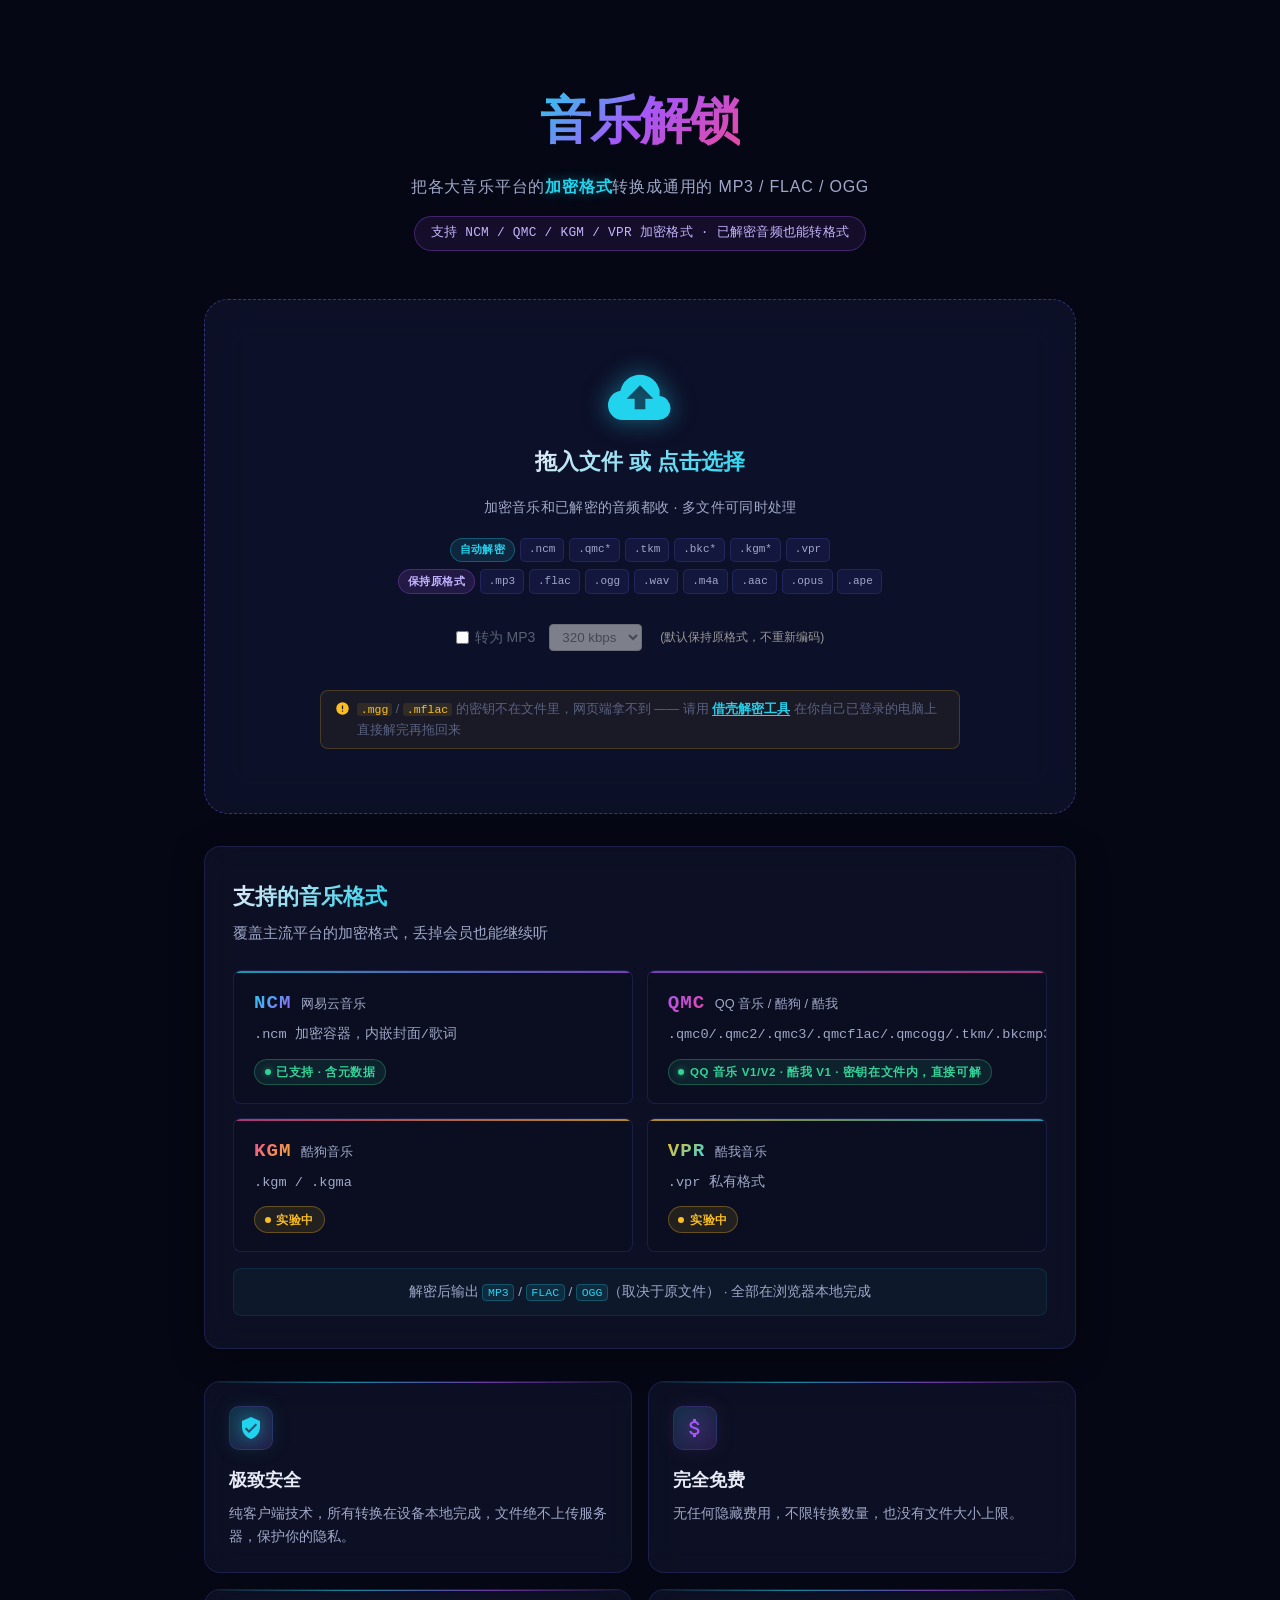
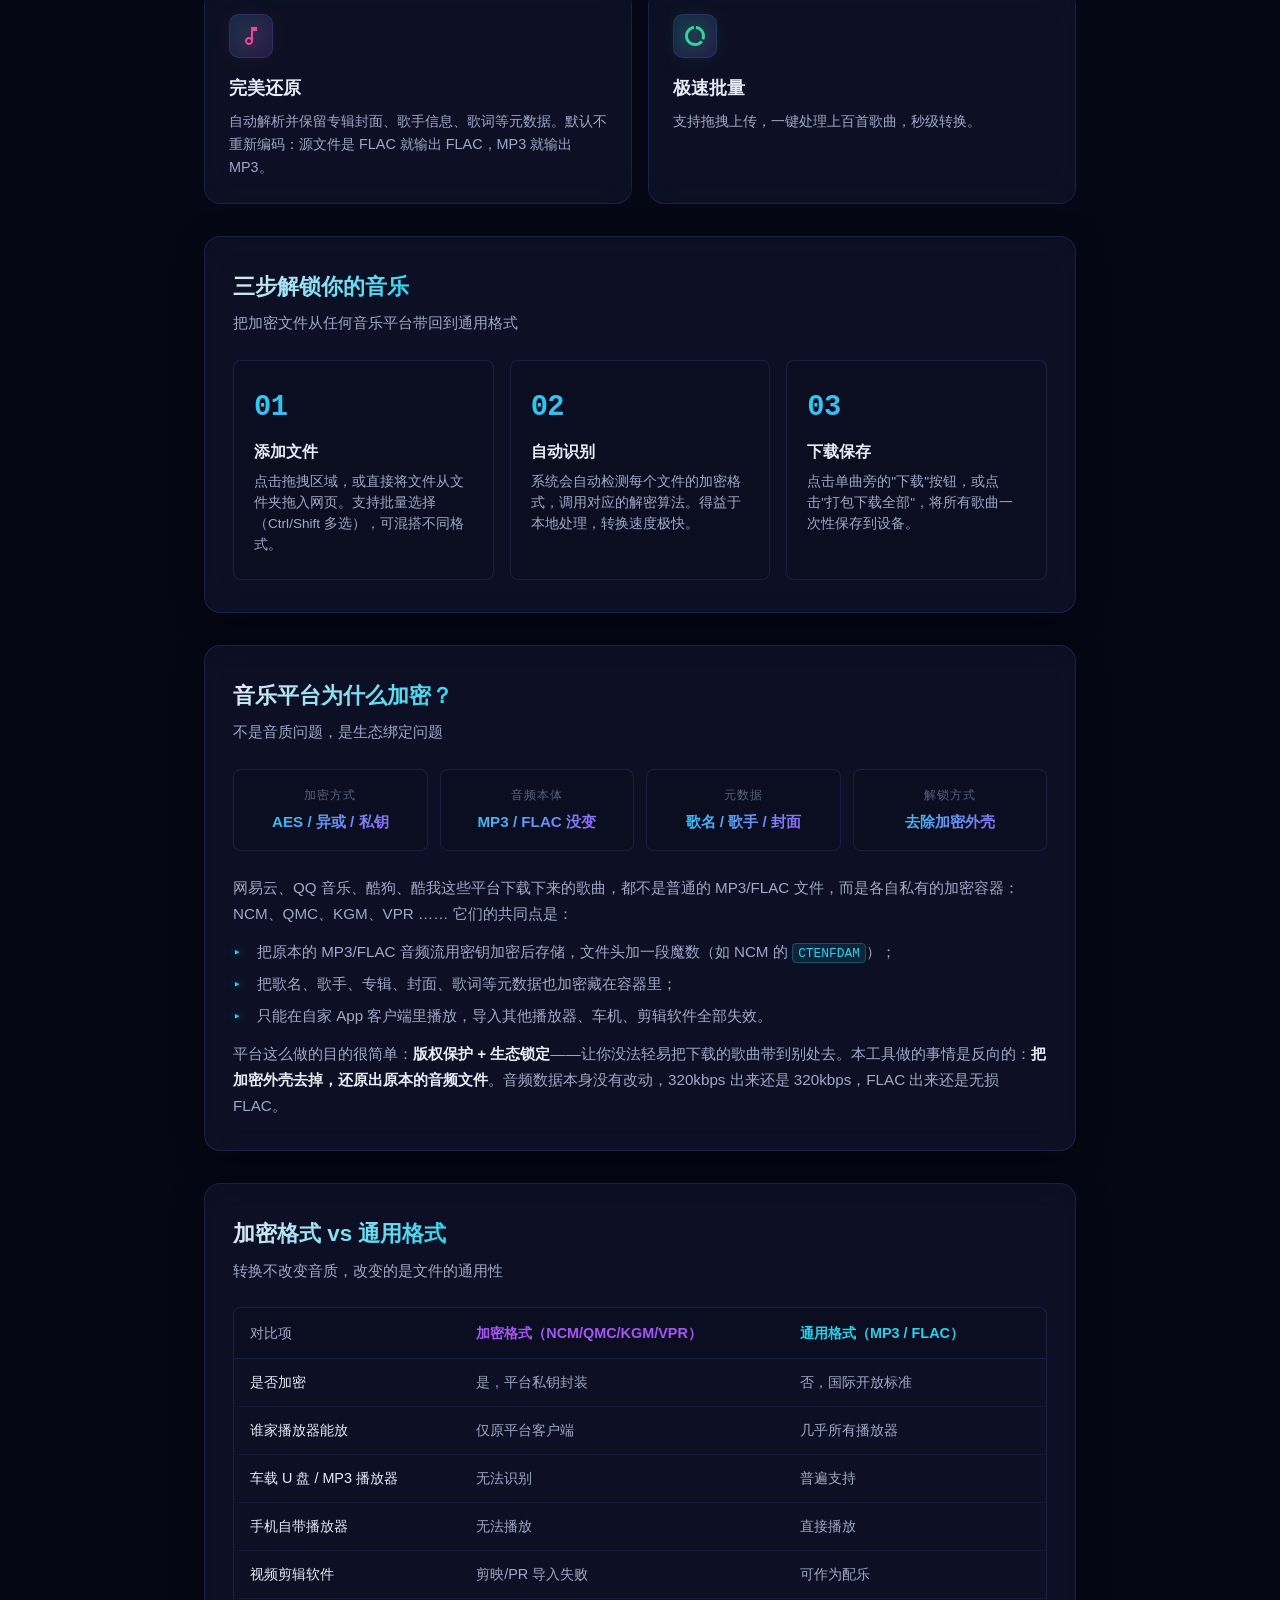
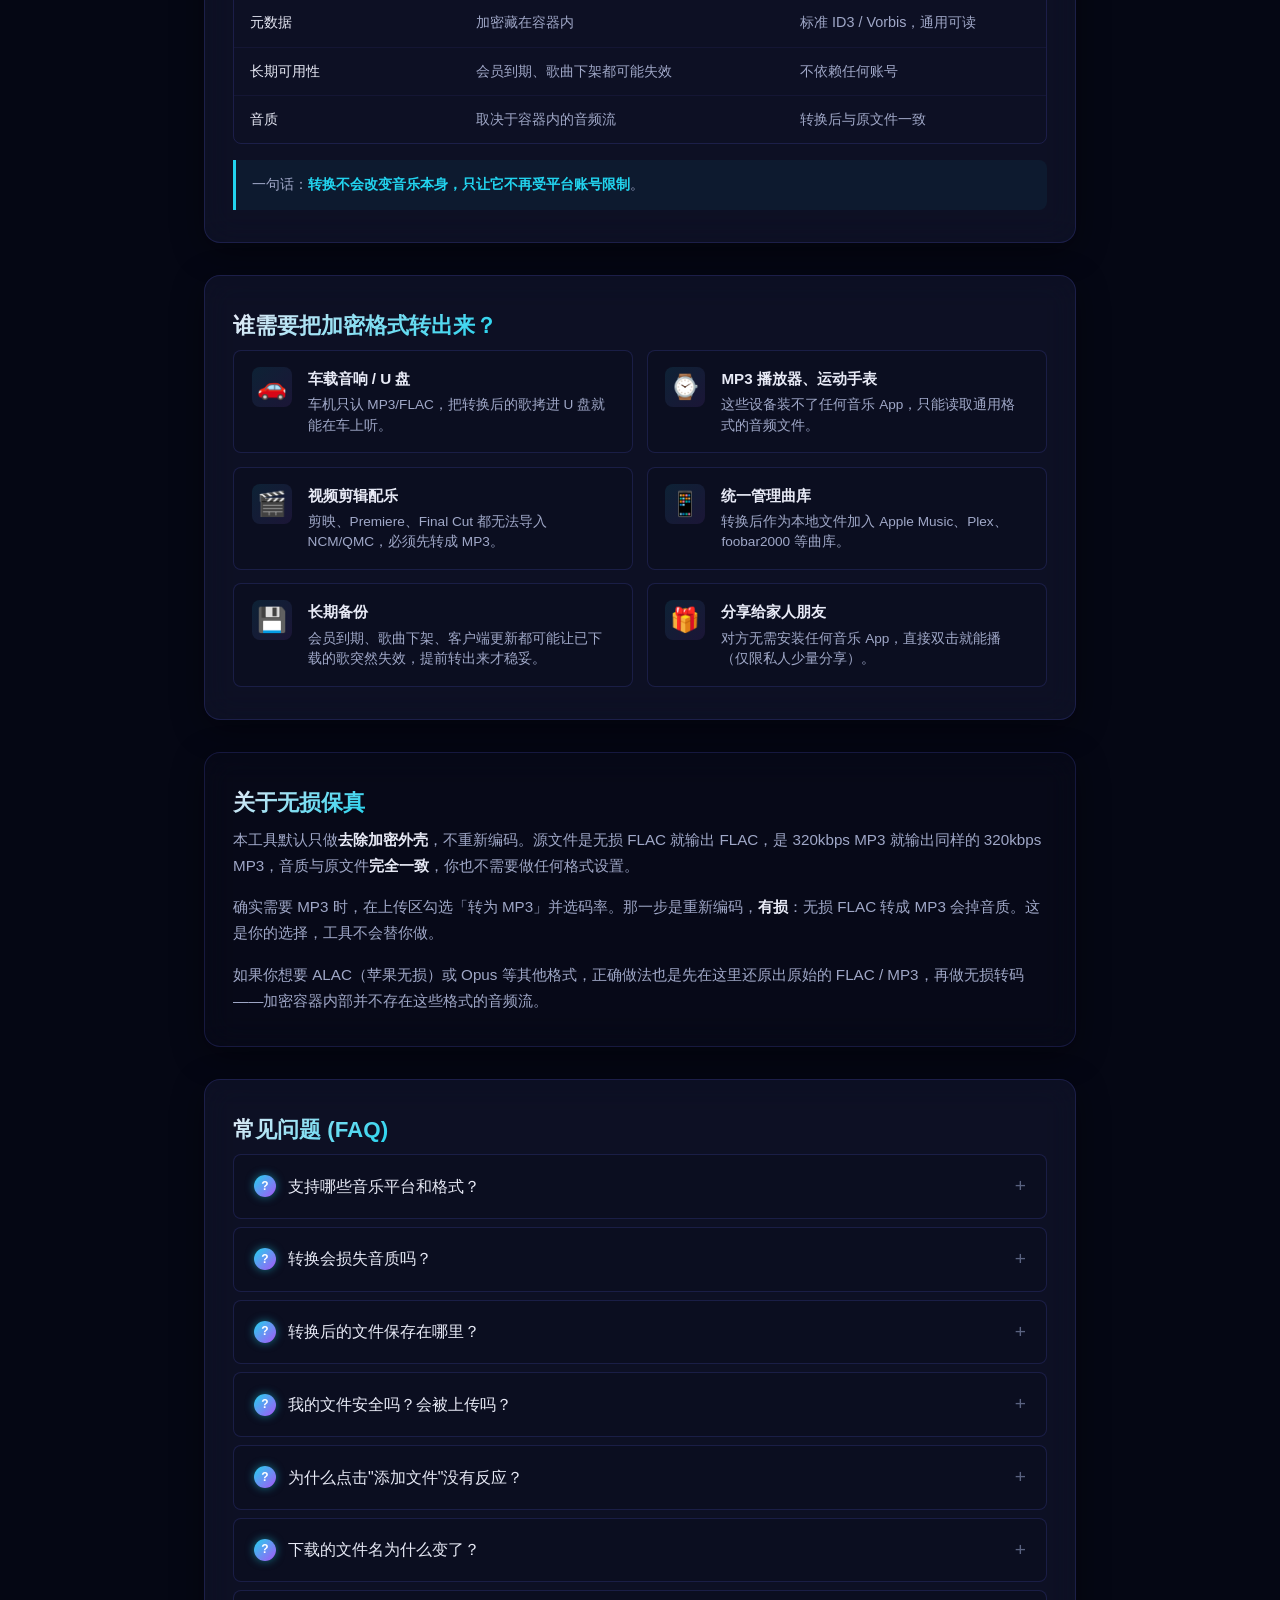
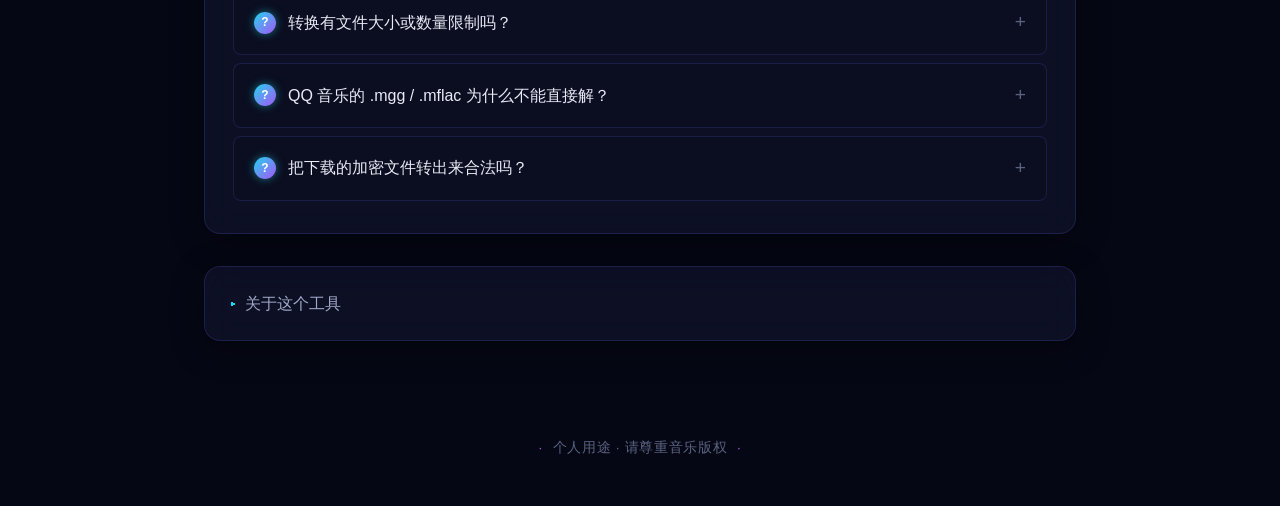
<file: index.html>
<!DOCTYPE html>
<html lang="zh-CN">
<head>
  <meta charset="UTF-8" />
  <meta name="viewport" content="width=device-width, initial-scale=1.0" />
  <meta name="description" content="本地解锁 NCM / QMC / KGM / VPR 加密音乐格式 · 浏览器内运行 · 文件不上传" />
  <title>音乐解锁 · NCM / QMC / KGM / VPR → MP3 / FLAC</title>
  <link rel="stylesheet" href="assets/css/style.css?v=108" />
  <link rel="manifest" href="manifest.webmanifest" />
  <link rel="icon" type="image/svg+xml" href="data:image/svg+xml,%3Csvg xmlns='http://www.w3.org/2000/svg' viewBox='0 0 24 24'%3E%3Cdefs%3E%3ClinearGradient id='g' x1='0%25' y1='0%25' x2='100%25' y2='100%25'%3E%3Cstop offset='0%25' stop-color='%2322d3ee'/%3E%3Cstop offset='100%25' stop-color='%23a855f7'/%3E%3C/linearGradient%3E%3C/defs%3E%3Cpath fill='url(%23g)' d='M12 3v10.55c-.59-.34-1.27-.55-2-.55-2.21 0-4 1.79-4 4s1.79 4 4 4 4-1.79 4-4V7h4V3h-6z'/%3E%3C/svg%3E" />
</head>
<body>
  <header>
    <h1>音乐解锁</h1>
    <p>把各大音乐平台的<strong>加密格式</strong>转换成通用的 MP3 / FLAC / OGG</p>
    <p class="header-tag">支持 NCM / QMC / KGM / VPR 加密格式 · 已解密音频也能转格式</p>
  </header>

  <main>
    <!-- 上传区 -->
    <section id="dropzone" tabindex="0" role="button" aria-label="拖入文件或点击选择">
      <div class="dropzone-inner">
        <svg viewBox="0 0 24 24" aria-hidden="true" class="icon">
          <path fill="currentColor" d="M19.35 10.04A7.49 7.49 0 0 0 12 4a7.49 7.49 0 0 0-7.35 6.04A5.5 5.5 0 0 0 0 15.5 5.5 5.5 0 0 0 5.5 21h13a4.5 4.5 0 0 0 .85-8.96zM14 13v4h-4v-4H7l5-5 5 5h-3z"/>
        </svg>
        <p class="title">拖入文件 或 点击选择</p>
        <p class="hint">加密音乐和已解密的音频都收 · 多文件可同时处理</p>

        <div class="dz-formats">
          <div class="dz-fmt-group">
            <span class="dz-fmt-label dz-fmt-enc">自动解密</span>
            <span class="dz-fmt-chip">.ncm</span>
            <span class="dz-fmt-chip">.qmc*</span>
            <span class="dz-fmt-chip">.tkm</span>
            <span class="dz-fmt-chip">.bkc*</span>
            <span class="dz-fmt-chip">.kgm*</span>
            <span class="dz-fmt-chip">.vpr</span>
          </div>
          <div class="dz-fmt-group">
            <span class="dz-fmt-label dz-fmt-plain">保持原格式</span>
            <span class="dz-fmt-chip">.mp3</span>
            <span class="dz-fmt-chip">.flac</span>
            <span class="dz-fmt-chip">.ogg</span>
            <span class="dz-fmt-chip">.wav</span>
            <span class="dz-fmt-chip">.m4a</span>
            <span class="dz-fmt-chip">.aac</span>
            <span class="dz-fmt-chip">.opus</span>
            <span class="dz-fmt-chip">.ape</span>
          </div>
        </div>

        <div class="opt-row" id="opt-row" style="margin:8px 0;display:flex;gap:14px;align-items:center;justify-content:center;font-size:14px;color:#5a6275;flex-wrap:wrap">
          <label style="display:inline-flex;align-items:center;gap:6px;cursor:pointer;color:#5a6275">
            <input type="checkbox" id="to-mp3" style="cursor:pointer" />
            <span>转为 MP3</span>
          </label>
          <select id="mp3-bitrate" disabled style="padding:4px 8px;border-radius:4px;border:1px solid #ccc;opacity:.5">
            <option value="128">128 kbps</option>
            <option value="192">192 kbps</option>
            <option value="256">256 kbps</option>
            <option value="320" selected>320 kbps</option>
          </select>
          <span style="color:#999;font-size:12px;margin-left:4px">(默认保持原格式，不重新编码)</span>
        </div>


        <!-- .mgg/.mflac 的密钥不在文件内, 网页端拿不到 -> 唯一出路是借壳工具 -->
        <div class="dz-note">
          <svg viewBox="0 0 24 24" aria-hidden="true"><path fill="currentColor" d="M12 2a10 10 0 100 20 10 10 0 000-20zm1 15h-2v-2h2v2zm0-4h-2V7h2v6z"/></svg>
          <span><code>.mgg</code> / <code>.mflac</code> 的密钥不在文件里，网页端拿不到 ——
            请用 <a data-zip="qqmusic-frida.zip" href="qqmusic-frida.zip" download>借壳解密工具</a> 在你自己已登录的电脑上直接解完再拖回来</span>
        </div>

        <input type="file" id="file-input" multiple
               accept=".ncm,.qmc0,.qmc1,.qmc2,.qmc3,.qmcflac,.qmcogg,.tkm,.mgg,.mgg0,.mgg1,.mgg2,.mgg3,.mggl,.mflac,.mflac0,.mflac2,.mflac3,.mmp4,.bkcmp3,.bkcm4a,.bkcflac,.bkcogg,.666c6163,.6d7033,.6f6767,.6d3461,.776176,.kgm,.kgma,.vpr,.mqmc,.mqcf,.mp3,.flac,.ogg,.oga,.wav,.m4a,.aac,.opus,.ape,.webm" />
      </div>
    </section>

    <!-- 完成列表 -->
    <section id="done" hidden>
      <h2>已完成 <span id="done-count">0</span></h2>
      <ul id="done-list"></ul>
    </section>

    <section id="queue" hidden>
      <div class="queue-head">
        <h2>文件 <span id="count">0</span></h2>
        <div class="actions">
          <button id="clear-btn" class="btn-ghost">清空</button>
          <button id="download-all" class="btn-primary" disabled>打包下载全部</button>
        </div>
      </div>
      <ul id="list"></ul>
    </section>

    <!-- 支持的格式 — 改用 chip 列表清晰展示 -->
    <section class="formats">
      <h2 class="block-title">支持的音乐格式</h2>
      <p class="block-sub">覆盖主流平台的加密格式，丢掉会员也能继续听</p>
      <div class="format-chips">
        <div class="format-chip ncm">
          <div class="chip-head">
            <span class="chip-logo">NCM</span>
            <span class="chip-platform">网易云音乐</span>
          </div>
          <p class="chip-desc">.ncm 加密容器，内嵌封面/歌词</p>
          <div class="chip-status done">已支持 · 含元数据</div>
        </div>
        <div class="format-chip qmc">
          <div class="chip-head">
            <span class="chip-logo">QMC</span>
            <span class="chip-platform">QQ 音乐 / 酷狗 / 酷我</span>
          </div>
          <p class="chip-desc">.qmc0/.qmc2/.qmc3/.qmcflac/.qmcogg/.tkm/.bkcmp3/.bkcflac…</p>
          <div class="chip-status done">QQ 音乐 v1/v2 · 酷我 v1 · 密钥在文件内，直接可解</div>
        </div>
        <div class="format-chip kgm">
          <div class="chip-head">
            <span class="chip-logo">KGM</span>
            <span class="chip-platform">酷狗音乐</span>
          </div>
          <p class="chip-desc">.kgm / .kgma</p>
          <div class="chip-status partial">实验中</div>
        </div>
        <div class="format-chip vpr">
          <div class="chip-head">
            <span class="chip-logo">VPR</span>
            <span class="chip-platform">酷我音乐</span>
          </div>
          <p class="chip-desc">.vpr 私有格式</p>
          <div class="chip-status partial">实验中</div>
        </div>
      </div>
      <p class="formats-foot">解密后输出 <code>MP3</code> / <code>FLAC</code> / <code>OGG</code>（取决于原文件） · 全部在浏览器本地完成</p>
    </section>

    <!-- 文件列表 -->


    <!-- 底部固定试听播放器 (audio 在 DOM 里, 绕过 autoplay policy) -->
    <div id="player-bar" hidden>
      <div class="player-info">
        <div class="player-name" id="player-name">—</div>
        <div class="player-meta" id="player-meta"></div>
      </div>
      <audio id="player-audio" controls preload="metadata"></audio>
      <button class="player-close" id="player-close" title="关闭">×</button>
    </div>

    <!-- 核心特点 4 卡片 -->
    <section class="features">
      <div class="feature-card">
        <div class="feature-icon" aria-hidden="true">
          <svg viewBox="0 0 24 24"><path fill="currentColor" d="M12 1L3 5v6c0 5.55 3.84 10.74 9 12 5.16-1.26 9-6.45 9-12V5l-9-4zm-2 16l-4-4 1.41-1.41L10 14.17l6.59-6.59L18 9l-8 8z"/></svg>
        </div>
        <h3>极致安全</h3>
        <p>纯客户端技术，所有转换在设备本地完成，文件绝不上传服务器，保护你的隐私。</p>
      </div>
      <div class="feature-card">
        <div class="feature-icon" aria-hidden="true">
          <svg viewBox="0 0 24 24"><path fill="currentColor" d="M11.8 10.9c-2.27-.59-3-1.2-3-2.15 0-1.09 1.01-1.85 2.7-1.85 1.78 0 2.44.85 2.5 2.1h2.21c-.07-1.72-1.12-3.3-3.21-3.81V3h-3v2.16c-1.94.42-3.5 1.68-3.5 3.61 0 2.31 1.91 3.46 4.7 4.13 2.5.6 3 1.48 3 2.41 0 .69-.49 1.79-2.7 1.79-2.06 0-2.87-.92-2.98-2.1h-2.2c.12 2.19 1.76 3.42 3.68 3.83V21h3v-2.15c1.95-.37 3.5-1.5 3.5-3.55 0-2.84-2.43-3.81-4.7-4.4z"/></svg>
        </div>
        <h3>完全免费</h3>
        <p>无任何隐藏费用，不限转换数量，也没有文件大小上限。</p>
      </div>
      <div class="feature-card">
        <div class="feature-icon" aria-hidden="true">
          <svg viewBox="0 0 24 24"><path fill="currentColor" d="M12 3v10.55c-.59-.34-1.27-.55-2-.55-2.21 0-4 1.79-4 4s1.79 4 4 4 4-1.79 4-4V7h4V3h-6zm-2 16c-1.1 0-2-.9-2-2s.9-2 2-2 2 .9 2 2-.9 2-2 2z"/></svg>
        </div>
        <h3>完美还原</h3>
        <p>自动解析并保留专辑封面、歌手信息、歌词等元数据。默认不重新编码：源文件是 FLAC 就输出 FLAC，MP3 就输出 MP3。</p>
      </div>
      <div class="feature-card">
        <div class="feature-icon" aria-hidden="true">
          <svg viewBox="0 0 24 24"><path fill="currentColor" d="M13 2.05v3.03c3.39.49 6 3.39 6 6.92 0 .9-.18 1.75-.5 2.54l2.6 1.53c.56-1.24.9-2.62.9-4.07 0-5.18-3.95-9.45-9-9.95zM12 19c-3.87 0-7-3.13-7-7 0-3.53 2.61-6.43 6-6.92V2.05c-5.06.5-9 4.76-9 9.95 0 5.52 4.47 10 9.99 10 3.31 0 6.24-1.61 8.06-4.09l-2.6-1.53C16.17 17.98 14.21 19 12 19z"/></svg>
        </div>
        <h3>极速批量</h3>
        <p>支持拖拽上传，一键处理上百首歌曲，秒级转换。</p>
      </div>
    </section>

    <!-- 使用步骤 -->
    <section class="content-block">
      <h2 class="block-title">三步解锁你的音乐</h2>
      <p class="block-sub">把加密文件从任何音乐平台带回到通用格式</p>
      <div class="steps">
        <div class="step">
          <div class="step-num">01</div>
          <h3>添加文件</h3>
          <p>点击拖拽区域，或直接将文件从文件夹拖入网页。支持批量选择（Ctrl/Shift 多选），可混搭不同格式。</p>
        </div>
        <div class="step">
          <div class="step-num">02</div>
          <h3>自动识别</h3>
          <p>系统会自动检测每个文件的加密格式，调用对应的解密算法。得益于本地处理，转换速度极快。</p>
        </div>
        <div class="step">
          <div class="step-num">03</div>
          <h3>下载保存</h3>
          <p>点击单曲旁的"下载"按钮，或点击"打包下载全部"，将所有歌曲一次性保存到设备。</p>
        </div>
      </div>
    </section>

    <!-- 加密原理 — 改成跨平台通用版 -->
    <section class="content-block">
      <h2 class="block-title">音乐平台为什么加密？</h2>
      <p class="block-sub">不是音质问题，是生态绑定问题</p>
      <div class="info-grid">
        <div class="info-card">
          <div class="info-label">加密方式</div>
          <div class="info-value">AES / 异或 / 私钥</div>
        </div>
        <div class="info-card">
          <div class="info-label">音频本体</div>
          <div class="info-value">MP3 / FLAC 没变</div>
        </div>
        <div class="info-card">
          <div class="info-label">元数据</div>
          <div class="info-value">歌名 / 歌手 / 封面</div>
        </div>
        <div class="info-card">
          <div class="info-label">解锁方式</div>
          <div class="info-value">去除加密外壳</div>
        </div>
      </div>
      <div class="prose">
        <p>网易云、QQ 音乐、酷狗、酷我这些平台下载下来的歌曲，都不是普通的 MP3/FLAC 文件，而是各自私有的加密容器：NCM、QMC、KGM、VPR …… 它们的共同点是：</p>
        <ul>
          <li>把原本的 MP3/FLAC 音频流用密钥加密后存储，文件头加一段魔数（如 NCM 的 <code>CTENFDAM</code>）；</li>
          <li>把歌名、歌手、专辑、封面、歌词等元数据也加密藏在容器里；</li>
          <li>只能在自家 App 客户端里播放，导入其他播放器、车机、剪辑软件全部失效。</li>
        </ul>
        <p>平台这么做的目的很简单：<strong>版权保护 + 生态锁定</strong>——让你没法轻易把下载的歌曲带到别处去。本工具做的事情是反向的：<strong>把加密外壳去掉，还原出原本的音频文件</strong>。音频数据本身没有改动，320kbps 出来还是 320kbps，FLAC 出来还是无损 FLAC。</p>
      </div>
    </section>

    <!-- 解密前后对比表 — 改成跨平台"加密 vs 通用" -->
    <section class="content-block">
      <h2 class="block-title">加密格式 vs 通用格式</h2>
      <p class="block-sub">转换不改变音质，改变的是文件的通用性</p>
      <div class="table-wrap">
        <table class="compare-table">
          <thead>
            <tr>
              <th>对比项</th>
              <th>加密格式（NCM/QMC/KGM/VPR）</th>
              <th>通用格式（MP3 / FLAC）</th>
            </tr>
          </thead>
          <tbody>
            <tr>
              <td>是否加密</td>
              <td>是，平台私钥封装</td>
              <td>否，国际开放标准</td>
            </tr>
            <tr>
              <td>谁家播放器能放</td>
              <td>仅原平台客户端</td>
              <td>几乎所有播放器</td>
            </tr>
            <tr>
              <td>车载 U 盘 / MP3 播放器</td>
              <td>无法识别</td>
              <td>普遍支持</td>
            </tr>
            <tr>
              <td>手机自带播放器</td>
              <td>无法播放</td>
              <td>直接播放</td>
            </tr>
            <tr>
              <td>视频剪辑软件</td>
              <td>剪映/PR 导入失败</td>
              <td>可作为配乐</td>
            </tr>
            <tr>
              <td>元数据</td>
              <td>加密藏在容器内</td>
              <td>标准 ID3 / Vorbis，通用可读</td>
            </tr>
            <tr>
              <td>长期可用性</td>
              <td>会员到期、歌曲下架都可能失效</td>
              <td>不依赖任何账号</td>
            </tr>
            <tr>
              <td>音质</td>
              <td>取决于容器内的音频流</td>
              <td>转换后与原文件一致</td>
            </tr>
          </tbody>
        </table>
      </div>
      <p class="table-foot">一句话：<strong>转换不会改变音乐本身，只让它不再受平台账号限制</strong>。</p>
    </section>

    <!-- 使用场景 -->
    <section class="content-block">
      <h2 class="block-title">谁需要把加密格式转出来？</h2>
      <div class="scenarios">
        <div class="scenario">
          <div class="scenario-icon">🚗</div>
          <div>
            <h3>车载音响 / U 盘</h3>
            <p>车机只认 MP3/FLAC，把转换后的歌拷进 U 盘就能在车上听。</p>
          </div>
        </div>
        <div class="scenario">
          <div class="scenario-icon">⌚</div>
          <div>
            <h3>MP3 播放器、运动手表</h3>
            <p>这些设备装不了任何音乐 App，只能读取通用格式的音频文件。</p>
          </div>
        </div>
        <div class="scenario">
          <div class="scenario-icon">🎬</div>
          <div>
            <h3>视频剪辑配乐</h3>
            <p>剪映、Premiere、Final Cut 都无法导入 NCM/QMC，必须先转成 MP3。</p>
          </div>
        </div>
        <div class="scenario">
          <div class="scenario-icon">📱</div>
          <div>
            <h3>统一管理曲库</h3>
            <p>转换后作为本地文件加入 Apple Music、Plex、foobar2000 等曲库。</p>
          </div>
        </div>
        <div class="scenario">
          <div class="scenario-icon">💾</div>
          <div>
            <h3>长期备份</h3>
            <p>会员到期、歌曲下架、客户端更新都可能让已下载的歌突然失效，提前转出来才稳妥。</p>
          </div>
        </div>
        <div class="scenario">
          <div class="scenario-icon">🎁</div>
          <div>
            <h3>分享给家人朋友</h3>
            <p>对方无需安装任何音乐 App，直接双击就能播（仅限私人少量分享）。</p>
          </div>
        </div>
      </div>
    </section>

    <!-- 关于无损 — 改成跨平台通用的解释 -->
    <section class="content-block subtle">
      <h2 class="block-title">关于无损保真</h2>
      <p class="prose">本工具默认只做<strong>去除加密外壳</strong>，不重新编码。源文件是无损 FLAC 就输出 FLAC，是 320kbps MP3 就输出同样的 320kbps MP3，音质与原文件<strong>完全一致</strong>，你也不需要做任何格式设置。</p>
      <p class="prose">确实需要 MP3 时，在上传区勾选「转为 MP3」并选码率。那一步是重新编码，<strong>有损</strong>：无损 FLAC 转成 MP3 会掉音质。这是你的选择，工具不会替你做。</p>
      <p class="prose">如果你想要 ALAC（苹果无损）或 Opus 等其他格式，正确做法也是先在这里还原出原始的 FLAC / MP3，再做无损转码——加密容器内部并不存在这些格式的音频流。</p>
    </section>

    <!-- FAQ — 改成跨平台通用版 -->
    <section class="content-block">
      <h2 class="block-title">常见问题 (FAQ)</h2>
      <div class="faq">

        <details>
          <summary>支持哪些音乐平台和格式？</summary>
          <div class="faq-body">
            <p><strong>已完整支持：</strong></p>
            <ul>
              <li>网易云音乐 <code>.ncm</code>（含新版 3.x 客户端，封面/歌词元数据完整）</li>
              <li>QQ 音乐 / 酷我 <strong>v1 静态密钥格式</strong>：<code>.bkcmp3</code> / <code>.tkm</code> / <code>.bkcflac</code> / <code>.bkcogg</code> 等老版本下载的歌曲</li>
              <li>QQ 音乐 <strong>v2 加密</strong>：<code>.qmc0</code> / <code>.qmc2</code> / <code>.qmc3</code> / <code>.qmcflac</code> / <code>.qmcogg</code> / <code>.mggl</code> 等 —— 密钥就在文件头里，可直接解</li>
            </ul>
            <p><strong>需要额外工具：</strong></p>
            <ul>
              <li>QQ 音乐 <strong>.mgg</strong> / <code>.mflac</code>（含 .mgg2 / .mflac2 等新版）：每首歌的密钥不在文件里，浏览器拿不到。
                  用 <a data-zip="qqmusic-frida.zip" href="qqmusic-frida.zip" download>借壳解密工具</a>（让客户端自己解密），解完再用本页面转格式。</li>
            </ul>
            <p><strong>实验性 / 部分支持：</strong></p>
            <ul>
              <li>酷狗 <code>.kgm</code> / <code>.kgma</code>：算法未完整移植</li>
              <li>酷我 <code>.vpr</code>：算法未完整移植</li>
            </ul>
            <p>遇到不支持的格式，错误信息会明确提示原因，欢迎反馈样本文件以便适配。</p>
          </div>
        </details>

        <details>
          <summary>转换会损失音质吗？</summary>
          <div class="faq-body">
            <p>默认不会。本工具只做"去除加密外壳"，原始音频数据完整保留，不重新编码。如果原文件是 320kbps 的 MP3，转换后仍然是 320kbps；如果原文件是无损 FLAC，转换后也是无损 FLAC。音质与原文件完全一致。</p>
            <p>唯一的例外是你主动勾选上传区的「转为 MP3」—— 那时才会重新编码，FLAC 转 MP3 会掉音质。</p>
          </div>
        </details>

        <details>
          <summary>转换后的文件保存在哪里？</summary>
          <div class="faq-body">
            <p>这取决于你浏览器的默认下载设置：</p>
            <ul>
              <li><strong>Windows / Mac 电脑</strong>：通常在系统的"下载"或 <code>Downloads</code> 文件夹中。</li>
              <li><strong>Android 手机</strong>：通常在"文件管理" → "内部存储" → <code>Download</code> 文件夹。</li>
              <li><strong>iPhone / iPad (iOS)</strong>：在"文件"App → "iCloud 云盘"或"我的 iPhone" → "下载"文件夹中。</li>
            </ul>
          </div>
        </details>

        <details>
          <summary>我的文件安全吗？会被上传吗？</summary>
          <div class="faq-body">
            <p>100% 安全。本工具采用纯客户端（Client-side）技术，所有文件转换均在你的浏览器本地完成。你的音乐文件绝不会上传到任何服务器，我们也不会保存、读取或收集你的任何文件内容。你可以在<strong>断网状态下</strong>使用本工具来验证这一点。</p>
          </div>
        </details>

        <details>
          <summary>为什么点击"添加文件"没有反应？</summary>
          <div class="faq-body">
            <p>请确保你使用的是现代浏览器（Chrome、Edge、Safari、Firefox）。如果在手机端使用，请检查是否授予了浏览器"访问文件"的权限。部分安卓浏览器可能需要长按上传按钮才能唤起文件选择器。</p>
          </div>
        </details>

        <details>
          <summary>下载的文件名为什么变了？</summary>
          <div class="faq-body">
            <p>为了保护隐私，部分浏览器在传递文件时会隐藏原始文件名。我们会尽力从加密容器内部的元数据中提取歌名和歌手来重命名文件，确保你能清楚地识别每一首歌。</p>
          </div>
        </details>

        <details>
          <summary>转换有文件大小或数量限制吗？</summary>
          <div class="faq-body">
            <p>没有限制。转换在你的浏览器本地完成，文件不经过网络传输，因此不存在服务器带宽或存储上限，几百 MB 的无损文件也能正常处理。需要上传文件的在线工具通常把单文件限制在 50MB 左右，无损音频很容易超标。数量同样不限，批量拖入即可。</p>
          </div>
        </details>

        <details>
          <summary>QQ 音乐的 .mgg / .mflac 为什么不能直接解？</summary>
          <div class="faq-body">
            <p>因为它们的<b>密钥不在文件里</b>。老格式（<code>.qmc0</code> / <code>.qmcflac</code> 等）密钥直接写在文件头，浏览器拿到就能解；而 <code>.mgg</code> / <code>.mflac</code> 每首歌的密钥由 QQ 服务器单独下发，不存在任何公开的获取入口。</p>
            <p>所以这类文件只能<b>借用你自己的 QQ 音乐客户端来解密</b>：</p>
            <ol>
              <li>下载 <a data-zip="qqmusic-frida.zip" href="qqmusic-frida.zip" download>借壳解密工具</a>，解压到本地</li>
              <li>在这台电脑（已登录 QQ 音乐）上运行 <code>run.bat</code> 或 <code>watch.bat</code></li>
              <li>得到 <code>.ogg</code> / <code>.mp3</code> 后，拖回本页面上方的「已解密文件」区转格式</li>
            </ol>
            <p>整个过程在你自己的电脑上完成，文件不会上传到任何服务器。</p>
          </div>
        </details>

        <details>
          <summary>把下载的加密文件转出来合法吗？</summary>
          <div class="faq-body">
            <p>将自己付费获得的歌曲转换格式、仅在个人设备上播放，通常属于合理使用的范畴。但请不要公开传播、出售转换后的文件或将其用于商业用途，否则可能侵犯版权方的权利。各地法规存在差异，请在当地法律允许的范围内使用本工具。</p>
          </div>
        </details>

      </div>
    </section>

    <!-- 关于本工具 -->
    <section class="info">
      <details>
        <summary>关于这个工具</summary>
        <ul>
          <li>所有解密在浏览器中完成，文件从不上传</li>
          <li>NCM 算法已完整实现 · QMC / KGM / VPR 算法持续适配新版本</li>
          <li>解密时主线程不卡（Web Worker 后台处理）</li>
          <li>自动写入元数据（标题、艺术家、专辑、封面、歌词）</li>
        </ul>
      </details>
    </section>
  </main>

  <footer>
    <p>个人用途 · 请尊重音乐版权</p>
  </footer>

  <!-- 提示 -->
  <div id="toast" aria-live="polite"></div>

  <!-- JSZip (用于打包下载) -->
  <!-- jszip 本地化: 打包下载全部时用, 走本地不走 CDN -->
  <script src="modules/jszip.min.js?v=108"></script>
  <!-- 主应用（所有解密逻辑在 worker 里） -->
  <script src="assets/js/app.js?v=108"></script>
</body>
</html>
</file>
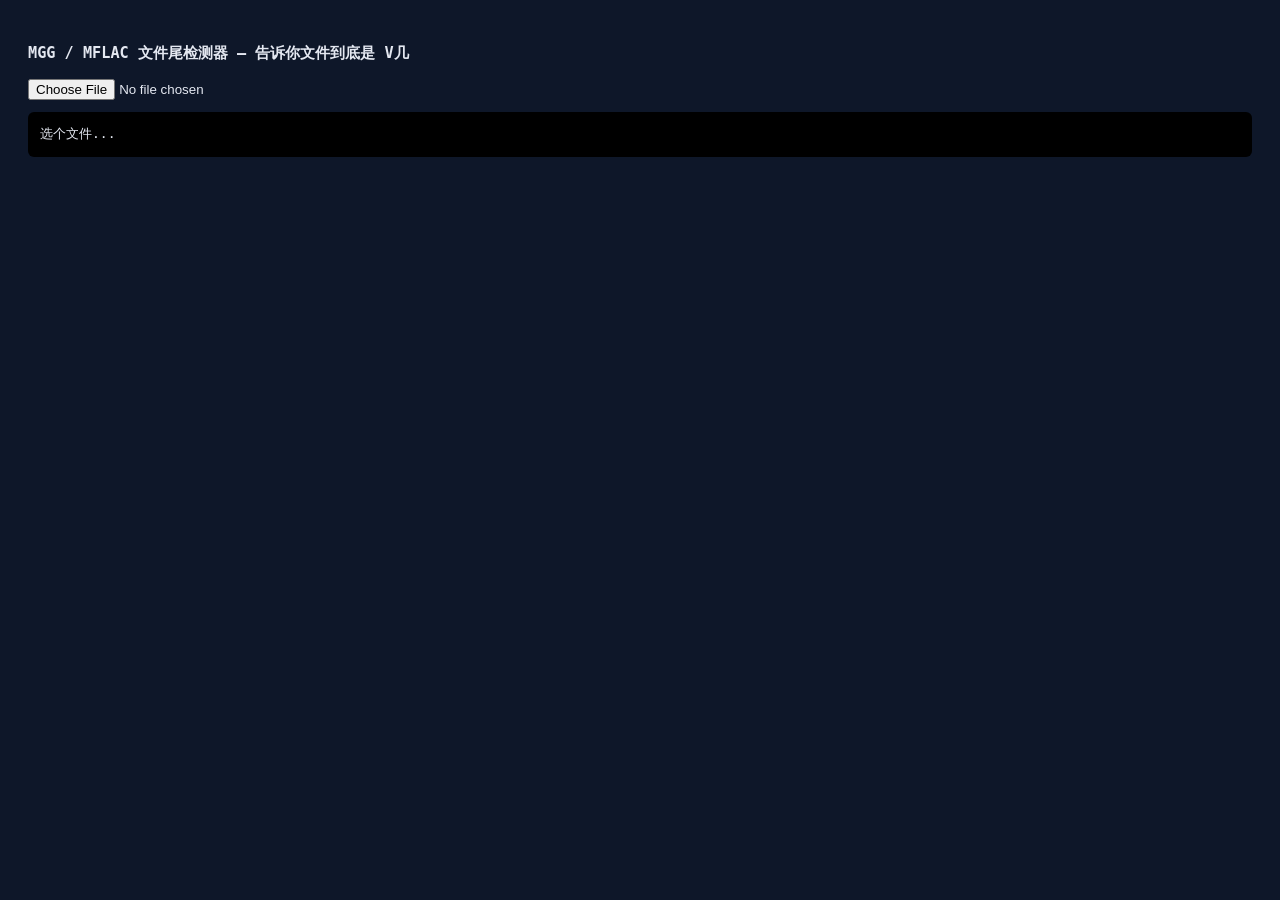
<file: test/mgg-inspect.html>
<!DOCTYPE html>
<html lang="zh-CN"><head><meta charset="UTF-8"><title>MGG 文件检测器</title>
<style>body{font-family:monospace;padding:20px;background:#0e1729;color:#e4e8f1}#log{background:#000;padding:12px;border-radius:6px;white-space:pre-wrap;line-height:1.6}input{margin-bottom:12px}</style>
</head><body>
<h3>MGG / MFLAC 文件尾检测器 — 告诉你文件到底是 V几</h3>
<input type="file" id="f" />
<div id="log">选个文件...</div>
<script>
document.getElementById('f').addEventListener('change', async (e) => {
  const f = e.target.files[0];
  if (!f) return;
  const buf = await f.arrayBuffer();
  const bytes = new Uint8Array(buf);
  const L = bytes.length;
  const log = document.getElementById('log');
  const lines = [];
  lines.push('文件: ' + f.name);
  lines.push('大小: ' + L + ' B');
  // 末 4 字节 ASCII
  const last4 = String.fromCharCode(bytes[L-4], bytes[L-3], bytes[L-2], bytes[L-1]);
  lines.push('末尾 4 字节 ASCII: "' + last4 + '"');
  const last8 = String.fromCharCode(...bytes.slice(L-8));
  lines.push('末尾 8 字节 ASCII: "' + last8.replace(/[\x00-\x1f]/g, c=>'\\x'+c.charCodeAt(0).toString(16).padStart(2,'0')) + '"');
  // 末 16 字节 hex
  const last16 = bytes.slice(L-16);
  lines.push('末尾 16 字节 hex: ' + [...last16].map(b=>b.toString(16).padStart(2,'0')).join(' '));
  // musicex 搜索
  const last1k = bytes.slice(Math.max(0, L-1024));
  const idx = last1k.indexOf('musicex');
  lines.push('musicex 在末尾 1024B 内? ' + (idx >= 0 ? 'YES (距末 ' + (last1k.length - idx) + ' 字节)' : 'NO'));
  // QTag / STag
  lines.push('最后 4 字节匹配 QTag? ' + (last4 === 'QTag' ? 'YES' : 'NO'));
  lines.push('最后 4 字节匹配 STag? ' + (last4 === 'STag' ? 'YES' : 'NO'));
  // 头 16 字节
  const head16 = bytes.slice(0, 16);
  lines.push('头 16 字节 hex: ' + [...head16].map(b=>b.toString(16).padStart(2,'0')).join(' '));
  lines.push('头 8 字节 ASCII: "' + String.fromCharCode(...head16).replace(/[\x00-\x1f]/g, c=>'?') + '"');
  // 关键大小
  const keySizeLE = bytes[L-4] | (bytes[L-3]<<8) | (bytes[L-2]<<16) | (bytes[L-1]<<24);
  lines.push('末尾 4 字节 (LE) = ' + keySizeLE + ' (0x' + keySizeLE.toString(16) + ')');
  // 推断
  let verdict = '未知';
  if (last4 === 'QTag') verdict = 'V2 带 ekey (QTag)';
  else if (last4 === 'STag') verdict = 'V2 STag (需要 EKB)';
  else if (idx >= 0) verdict = 'V3 MusicEx (末尾 0xC0=192 字节 footer)';
  else if (keySizeLE < 0x400 && keySizeLE > 0) verdict = 'V2 嵌入 key (末 4 字节 = keySize)';
  else verdict = 'V1 静态密钥 / 未知';
  lines.push('');
  lines.push('━━━━━━━━━━ 判断 ━━━━━━━━━━');
  lines.push(verdict);
  log.textContent = lines.join('\n');
});
</script>
</body></html>
</file>
<file: assets/css/style.css>
/* ============================================
   音乐解锁 — 科技感深色霓虹风
   玻璃拟态 + 渐变光晕 + 微动效
   ============================================ */

:root {
  /* 主色调 */
  --bg-0: #050714;
  --bg-1: #0a0e1f;
  --bg-2: #11142a;
  --card: rgba(20, 24, 50, 0.55);
  --card-border: rgba(99, 102, 241, 0.18);
  --card-border-hover: rgba(99, 102, 241, 0.45);

  /* 文字 */
  --text: #e8eaf6;
  --text-2: #a0a8c8;
  --text-3: #5a6280;

  /* 强调色 — 青色 + 紫色 */
  --cyan: #22d3ee;
  --cyan-glow: rgba(34, 211, 238, 0.5);
  --purple: #a855f7;
  --purple-glow: rgba(168, 85, 247, 0.5);
  --pink: #ec4899;

  /* 状态色 */
  --success: #34d399;
  --warning: #fbbf24;
  --error: #f87171;

  /* 阴影 */
  --shadow-glow-cyan: 0 0 40px rgba(34, 211, 238, 0.15);
  --shadow-glow-purple: 0 0 40px rgba(168, 85, 247, 0.15);
  --shadow-card: 0 8px 32px rgba(0, 0, 0, 0.4);

  --radius: 16px;
  --radius-sm: 8px;
  --radius-lg: 24px;
}

* { box-sizing: border-box; margin: 0; padding: 0; }

html, body {
  min-height: 100vh;
  font-family: -apple-system, BlinkMacSystemFont, "Segoe UI", "PingFang SC", "Microsoft YaHei", sans-serif;
  background: var(--bg-0);
  color: var(--text);
  line-height: 1.6;
  -webkit-font-smoothing: antialiased;
  overflow-x: hidden;
}

/* ===== 全局背景：径向渐变 + 网格 ===== */
body::before {
  content: '';
  position: fixed;
  inset: 0;
  background:
    radial-gradient(ellipse 80% 50% at 20% 0%, var(--cyan-glow), transparent 50%),
    radial-gradient(ellipse 60% 50% at 80% 100%, var(--purple-glow), transparent 50%),
    linear-gradient(180deg, var(--bg-0) 0%, var(--bg-1) 50%, var(--bg-0) 100%);
  z-index: -2;
  pointer-events: none;
}

body::after {
  content: '';
  position: fixed;
  inset: 0;
  background-image:
    linear-gradient(rgba(99, 102, 241, 0.04) 1px, transparent 1px),
    linear-gradient(90deg, rgba(99, 102, 241, 0.04) 1px, transparent 1px);
  background-size: 48px 48px;
  mask-image: radial-gradient(ellipse 80% 60% at 50% 40%, black 30%, transparent 80%);
  z-index: -1;
  pointer-events: none;
}

/* ===== Header ===== */
header {
  text-align: center;
  padding: 5rem 1.5rem 3rem;
  position: relative;
}

header h1 {
  font-size: clamp(2.2rem, 5vw, 3.2rem);
  font-weight: 800;
  letter-spacing: -0.02em;
  background: linear-gradient(135deg, var(--cyan) 0%, var(--purple) 50%, var(--pink) 100%);
  -webkit-background-clip: text;
  background-clip: text;
  -webkit-text-fill-color: transparent;
  display: inline-block;
  animation: titleFloat 4s ease-in-out infinite;
}

@keyframes titleFloat {
  0%, 100% { transform: translateY(0); filter: drop-shadow(0 0 20px rgba(34, 211, 238, 0.3)); }
  50% { transform: translateY(-3px); filter: drop-shadow(0 0 30px rgba(168, 85, 247, 0.4)); }
}

header p {
  margin-top: 0.75rem;
  color: var(--text-2);
  font-size: 1rem;
  letter-spacing: 0.05em;
  display: block;
}

header p strong {
  color: var(--cyan);
  font-weight: 600;
  text-shadow: 0 0 12px rgba(34, 211, 238, 0.4);
}

header .header-tag {
  display: inline-block;
  margin-top: 1rem;
  padding: 0.4rem 1rem;
  background: rgba(168, 85, 247, 0.1);
  border: 1px solid rgba(168, 85, 247, 0.3);
  border-radius: 999px;
  font-size: 0.8rem;
  color: #c4b5fd;
  letter-spacing: 0.02em;
  font-family: ui-monospace, "SF Mono", Menlo, Consolas, monospace;
}

/* ===== Main 容器 ===== */
main {
  max-width: 920px;
  margin: 0 auto;
  padding: 0 1.5rem 4rem;
  display: flex;
  flex-direction: column;
  gap: 2rem;
}

/* ===== Dropzone — 主入口 ===== */
#dropzone {
  position: relative;
  background: var(--card);
  backdrop-filter: blur(20px) saturate(180%);
  -webkit-backdrop-filter: blur(20px) saturate(180%);
  border: 1.5px dashed var(--card-border-hover);
  border-radius: var(--radius-lg);
  padding: 4rem 2rem;
  text-align: center;
  cursor: pointer;
  transition: all 0.3s cubic-bezier(0.4, 0, 0.2, 1);
  outline: none;
  overflow: hidden;
}

#dropzone::before {
  content: '';
  position: absolute;
  inset: 0;
  background: linear-gradient(135deg, var(--cyan-glow), transparent 30%, transparent 70%, var(--purple-glow));
  opacity: 0;
  transition: opacity 0.4s;
  pointer-events: none;
}

#dropzone:hover,
#dropzone:focus-visible {
  border-color: var(--cyan);
  transform: translateY(-2px);
  box-shadow: var(--shadow-glow-cyan), var(--shadow-card);
}

#dropzone:hover::before,
#dropzone.dragover::before { opacity: 0.4; }

#dropzone.dragover {
  border-color: var(--cyan);
  border-style: solid;
  transform: scale(1.01);
}

.dropzone-inner {
  position: relative;
  display: flex;
  flex-direction: column;
  align-items: center;
  gap: 1rem;
}

#dropzone .icon {
  width: 64px;
  height: 64px;
  color: var(--cyan);
  filter: drop-shadow(0 0 12px var(--cyan-glow));
  animation: iconPulse 3s ease-in-out infinite;
}

@keyframes iconPulse {
  0%, 100% { filter: drop-shadow(0 0 12px var(--cyan-glow)); }
  50% { filter: drop-shadow(0 0 24px var(--cyan-glow)); }
}

#dropzone .title {
  font-size: 1.4rem;
  font-weight: 600;
  background: linear-gradient(135deg, var(--text), var(--cyan));
  -webkit-background-clip: text;
  background-clip: text;
  -webkit-text-fill-color: transparent;
}

#dropzone .hint {
  color: var(--text-2);
  font-size: 0.9rem;
  letter-spacing: 0.02em;
}

#dropzone .hint-warn {
  color: #fbbf24;
  font-size: 0.8rem;
  opacity: 0.9;
  margin-top: 0.5rem;
}

#file-input { display: none; }

/* ===== 队列 / 完成 区块 ===== */
section#queue,
section#done,
section.info {
  background: var(--card);
  backdrop-filter: blur(16px);
  -webkit-backdrop-filter: blur(16px);
  border: 1px solid var(--card-border);
  border-radius: var(--radius);
  padding: 1.5rem;
  box-shadow: var(--shadow-card);
}

.queue-head {
  display: flex;
  align-items: center;
  justify-content: space-between;
  margin-bottom: 1.25rem;
  padding-bottom: 1rem;
  border-bottom: 1px solid var(--card-border);
}

.queue-head h2 {
  font-size: 1.15rem;
  font-weight: 600;
  color: var(--text);
  display: flex;
  align-items: center;
  gap: 0.6rem;
}

.queue-head h2::before {
  content: '';
  display: inline-block;
  width: 4px;
  height: 18px;
  background: linear-gradient(180deg, var(--cyan), var(--purple));
  border-radius: 2px;
  box-shadow: 0 0 8px var(--cyan-glow);
}

.queue-head h2 span {
  color: var(--cyan);
  font-variant-numeric: tabular-nums;
  font-size: 0.95rem;
  padding: 2px 8px;
  background: rgba(34, 211, 238, 0.1);
  border: 1px solid rgba(34, 211, 238, 0.3);
  border-radius: 999px;
  margin-left: 0.4rem;
}

.actions { display: flex; gap: 0.6rem; }

#done h2 {
  font-size: 1.15rem;
  font-weight: 600;
  margin-bottom: 1.25rem;
  display: flex;
  align-items: center;
  gap: 0.6rem;
}

#done h2::before {
  content: '';
  display: inline-block;
  width: 4px;
  height: 18px;
  background: linear-gradient(180deg, var(--success), var(--cyan));
  border-radius: 2px;
  box-shadow: 0 0 8px rgba(52, 211, 153, 0.4);
}

#done h2 span {
  color: var(--success);
  font-variant-numeric: tabular-nums;
  font-size: 0.95rem;
  padding: 2px 8px;
  background: rgba(52, 211, 153, 0.1);
  border: 1px solid rgba(52, 211, 153, 0.3);
  border-radius: 999px;
  margin-left: 0.4rem;
}

/* ===== 按钮 ===== */
.btn-primary,
.btn-ghost,
.btn-icon {
  font: inherit;
  cursor: pointer;
  border: none;
  border-radius: var(--radius-sm);
  padding: 0.5rem 1rem;
  font-size: 0.9rem;
  font-weight: 500;
  transition: all 0.2s;
  display: inline-flex;
  align-items: center;
  gap: 0.4rem;
}

.btn-primary {
  background: linear-gradient(135deg, var(--cyan), var(--purple));
  color: white;
  box-shadow: 0 4px 16px rgba(34, 211, 238, 0.25);
}

.btn-primary:hover:not(:disabled) {
  transform: translateY(-1px);
  box-shadow: 0 6px 24px rgba(168, 85, 247, 0.35);
}

.btn-primary:disabled {
  opacity: 0.4;
  cursor: not-allowed;
  box-shadow: none;
}

.btn-ghost {
  background: transparent;
  color: var(--text-2);
  border: 1px solid var(--card-border);
}

.btn-ghost:hover {
  color: var(--text);
  border-color: var(--card-border-hover);
  background: rgba(99, 102, 241, 0.05);
}

.btn-icon {
  background: rgba(34, 211, 238, 0.1);
  color: var(--cyan);
  border: 1px solid rgba(34, 211, 238, 0.25);
  padding: 0.4rem 0.6rem;
}

.btn-icon:hover {
  background: rgba(34, 211, 238, 0.2);
  box-shadow: 0 0 12px var(--cyan-glow);
}

/* ===== 文件列表 ===== */
#list, #done-list {
  list-style: none;
  display: flex;
  flex-direction: column;
  gap: 0.6rem;
}

.file-item {
  display: flex;
  align-items: center;
  gap: 1rem;
  padding: 0.85rem 1rem;
  background: rgba(10, 14, 31, 0.5);
  border: 1px solid var(--card-border);
  border-radius: var(--radius-sm);
  transition: all 0.2s;
  position: relative;
  overflow: hidden;
}

.file-item:hover {
  border-color: var(--card-border-hover);
  background: rgba(20, 24, 50, 0.6);
}

.file-item::before {
  content: '';
  position: absolute;
  left: 0; top: 0; bottom: 0;
  width: 3px;
  background: linear-gradient(180deg, var(--cyan), var(--purple));
  opacity: 0;
  transition: opacity 0.2s;
}

.file-item.processing::before { opacity: 1; }
.file-item.processing {
  border-color: rgba(34, 211, 238, 0.4);
  box-shadow: 0 0 20px rgba(34, 211, 238, 0.1);
}

.file-item.done {
  border-color: rgba(52, 211, 153, 0.3);
  background: rgba(52, 211, 153, 0.04);
}

.file-item.error {
  border-color: rgba(248, 113, 113, 0.4);
  background: rgba(248, 113, 113, 0.05);
}

.file-icon {
  width: 40px;
  height: 40px;
  border-radius: 8px;
  background: linear-gradient(135deg, rgba(34, 211, 238, 0.15), rgba(168, 85, 247, 0.15));
  border: 1px solid var(--card-border);
  display: flex;
  align-items: center;
  justify-content: center;
  flex-shrink: 0;
  font-size: 0.7rem;
  font-weight: 700;
  color: var(--cyan);
  letter-spacing: 0.05em;
}

.file-item.done .file-icon {
  background: linear-gradient(135deg, rgba(52, 211, 153, 0.2), rgba(34, 211, 238, 0.2));
  color: var(--success);
  border-color: rgba(52, 211, 153, 0.3);
}

.file-meta {
  flex: 1;
  min-width: 0;
}

.file-name {
  font-size: 0.95rem;
  font-weight: 500;
  color: var(--text);
  white-space: nowrap;
  overflow: hidden;
  text-overflow: ellipsis;
}

.file-sub {
  font-size: 0.8rem;
  color: var(--text-2);
  margin-top: 2px;
  display: flex;
  align-items: center;
  gap: 0.5rem;
  font-variant-numeric: tabular-nums;
}

.file-sub.error { color: var(--error); }

/* 进度条 */
.file-progress {
  height: 3px;
  background: rgba(99, 102, 241, 0.1);
  border-radius: 2px;
  margin-top: 6px;
  overflow: hidden;
  position: relative;
}

.file-progress-bar {
  height: 100%;
  background: linear-gradient(90deg, var(--cyan), var(--purple), var(--pink));
  background-size: 200% 100%;
  border-radius: 2px;
  width: 0%;
  transition: width 0.3s ease;
  animation: progressShimmer 1.5s linear infinite;
  box-shadow: 0 0 8px var(--cyan-glow);
}

@keyframes progressShimmer {
  0% { background-position: 200% 0; }
  100% { background-position: -200% 0; }
}

/* 状态徽章 */
.status-badge {
  display: inline-flex;
  align-items: center;
  gap: 0.3rem;
  padding: 0.2rem 0.55rem;
  border-radius: 999px;
  font-size: 0.7rem;
  font-weight: 600;
  text-transform: uppercase;
  letter-spacing: 0.05em;
  font-variant-numeric: tabular-nums;
}

.status-badge.pending {
  color: var(--text-3);
  background: rgba(99, 102, 241, 0.08);
  border: 1px solid rgba(99, 102, 241, 0.2);
}

.status-badge.processing {
  color: var(--cyan);
  background: rgba(34, 211, 238, 0.1);
  border: 1px solid rgba(34, 211, 238, 0.3);
  box-shadow: 0 0 8px var(--cyan-glow);
}

.status-badge.done {
  color: var(--success);
  background: rgba(52, 211, 153, 0.1);
  border: 1px solid rgba(52, 211, 153, 0.3);
}

.status-badge.error {
  color: var(--error);
  background: rgba(248, 113, 113, 0.1);
  border: 1px solid rgba(248, 113, 113, 0.3);
}

.file-actions {
  display: flex;
  gap: 0.4rem;
  flex-shrink: 0;
}

/* ===== 说明区块 ===== */
section.info {
  padding: 0;
  overflow: hidden;
}

section.info details {
  padding: 1rem 1.5rem;
}

section.info summary {
  cursor: pointer;
  font-weight: 500;
  color: var(--text-2);
  list-style: none;
  display: flex;
  align-items: center;
  gap: 0.5rem;
  padding: 0.5rem 0;
}

section.info summary::-webkit-details-marker { display: none; }

section.info summary::before {
  content: '▸';
  color: var(--cyan);
  transition: transform 0.2s;
  display: inline-block;
}

section.info details[open] summary::before {
  transform: rotate(90deg);
}

section.info summary:hover { color: var(--text); }

section.info ul {
  list-style: none;
  margin-top: 0.75rem;
  padding-left: 1.5rem;
  color: var(--text-2);
  font-size: 0.9rem;
}

section.info li {
  position: relative;
  padding: 0.25rem 0;
}

section.info li::before {
  content: '';
  position: absolute;
  left: -1rem;
  top: 0.7rem;
  width: 4px;
  height: 4px;
  border-radius: 50%;
  background: var(--cyan);
  box-shadow: 0 0 4px var(--cyan-glow);
}

/* ===== 格式 chip 列表 ===== */
.formats {
  background: var(--card);
  backdrop-filter: blur(16px);
  -webkit-backdrop-filter: blur(16px);
  border: 1px solid var(--card-border);
  border-radius: var(--radius);
  padding: 2rem 1.75rem;
  box-shadow: var(--shadow-card);
}

.format-chips {
  display: grid;
  grid-template-columns: repeat(2, 1fr);
  gap: 0.85rem;
  margin-bottom: 1rem;
}

.format-chip {
  padding: 1.1rem 1.25rem;
  background: rgba(10, 14, 31, 0.5);
  border: 1px solid var(--card-border);
  border-radius: var(--radius-sm);
  position: relative;
  overflow: hidden;
  transition: all 0.25s;
}

.format-chip::before {
  content: '';
  position: absolute;
  inset: 0 0 auto 0;
  height: 2px;
  opacity: 0.7;
  transition: opacity 0.25s;
}

.format-chip.ncm::before { background: linear-gradient(90deg, var(--cyan), var(--purple)); }
.format-chip.qmc::before { background: linear-gradient(90deg, var(--purple), var(--pink)); }
.format-chip.kgm::before { background: linear-gradient(90deg, var(--pink), var(--warning)); }
.format-chip.vpr::before { background: linear-gradient(90deg, var(--warning), var(--cyan)); }

.format-chip:hover {
  border-color: var(--card-border-hover);
  transform: translateY(-2px);
  background: rgba(20, 24, 50, 0.6);
}

.format-chip:hover::before { opacity: 1; }

.chip-head {
  display: flex;
  align-items: baseline;
  gap: 0.6rem;
  margin-bottom: 0.4rem;
}

.chip-logo {
  font-family: ui-monospace, "SF Mono", Menlo, Consolas, monospace;
  font-size: 1.2rem;
  font-weight: 800;
  letter-spacing: 0.05em;
  background: linear-gradient(135deg, var(--cyan), var(--purple));
  -webkit-background-clip: text;
  background-clip: text;
  -webkit-text-fill-color: transparent;
}

.format-chip.qmc .chip-logo { background: linear-gradient(135deg, var(--purple), var(--pink)); -webkit-background-clip: text; background-clip: text; -webkit-text-fill-color: transparent; }
.format-chip.kgm .chip-logo { background: linear-gradient(135deg, var(--pink), var(--warning)); -webkit-background-clip: text; background-clip: text; -webkit-text-fill-color: transparent; }
.format-chip.vpr .chip-logo { background: linear-gradient(135deg, var(--warning), var(--cyan)); -webkit-background-clip: text; background-clip: text; -webkit-text-fill-color: transparent; }

.chip-platform {
  font-size: 0.8rem;
  color: var(--text-2);
  font-weight: 500;
}

.chip-desc {
  font-size: 0.85rem;
  color: var(--text-2);
  margin-bottom: 0.7rem;
  line-height: 1.5;
  font-family: ui-monospace, "SF Mono", Menlo, Consolas, monospace;
}

.chip-status {
  display: inline-flex;
  align-items: center;
  gap: 0.35rem;
  font-size: 0.72rem;
  font-weight: 600;
  text-transform: uppercase;
  letter-spacing: 0.05em;
  padding: 0.2rem 0.6rem;
  border-radius: 999px;
}

.chip-status::before {
  content: '';
  display: inline-block;
  width: 6px;
  height: 6px;
  border-radius: 50%;
  animation: statusBlink 2s ease-in-out infinite;
}

.chip-status.done {
  color: var(--success);
  background: rgba(52, 211, 153, 0.1);
  border: 1px solid rgba(52, 211, 153, 0.3);
}
.chip-status.done::before { background: var(--success); box-shadow: 0 0 6px rgba(52, 211, 153, 0.6); }

.chip-status.partial {
  color: var(--warning);
  background: rgba(251, 191, 36, 0.1);
  border: 1px solid rgba(251, 191, 36, 0.3);
}
.chip-status.partial::before { background: var(--warning); }

@keyframes statusBlink {
  0%, 100% { opacity: 1; }
  50% { opacity: 0.4; }
}

.formats-foot {
  font-size: 0.85rem;
  color: var(--text-2);
  text-align: center;
  padding: 0.75rem;
  background: rgba(34, 211, 238, 0.04);
  border-radius: var(--radius-sm);
  border: 1px solid rgba(34, 211, 238, 0.1);
}

.formats-foot code {
  font-family: ui-monospace, "SF Mono", Menlo, Consolas, monospace;
  padding: 0.1em 0.4em;
  background: rgba(34, 211, 238, 0.1);
  border: 1px solid rgba(34, 211, 238, 0.25);
  border-radius: 4px;
  color: var(--cyan);
  font-size: 0.85em;
}

@media (max-width: 640px) {
  .format-chips { grid-template-columns: 1fr; }
  .formats { padding: 1.5rem 1.25rem; }
}

/* ===== 核心特点 4 卡片 ===== */
.features {
  display: grid;
  grid-template-columns: repeat(2, 1fr);
  gap: 1rem;
}

.feature-card {
  background: var(--card);
  backdrop-filter: blur(16px);
  -webkit-backdrop-filter: blur(16px);
  border: 1px solid var(--card-border);
  border-radius: var(--radius);
  padding: 1.5rem;
  position: relative;
  overflow: hidden;
  transition: all 0.3s;
}

.feature-card::before {
  content: '';
  position: absolute;
  top: 0; left: 0; right: 0;
  height: 1px;
  background: linear-gradient(90deg, transparent, var(--cyan), var(--purple), transparent);
  opacity: 0.6;
}

.feature-card:hover {
  border-color: var(--card-border-hover);
  transform: translateY(-2px);
  box-shadow: var(--shadow-glow-cyan);
}

.feature-icon {
  width: 44px;
  height: 44px;
  border-radius: 10px;
  background: linear-gradient(135deg, rgba(34, 211, 238, 0.15), rgba(168, 85, 247, 0.15));
  border: 1px solid var(--card-border);
  display: flex;
  align-items: center;
  justify-content: center;
  margin-bottom: 1rem;
  color: var(--cyan);
  filter: drop-shadow(0 0 8px var(--cyan-glow));
}

.feature-icon svg { width: 24px; height: 24px; }

.feature-card:nth-child(2) .feature-icon { color: var(--purple); filter: drop-shadow(0 0 8px var(--purple-glow)); }
.feature-card:nth-child(3) .feature-icon { color: var(--pink); filter: drop-shadow(0 0 8px rgba(236, 72, 153, 0.4)); }
.feature-card:nth-child(4) .feature-icon { color: var(--success); filter: drop-shadow(0 0 8px rgba(52, 211, 153, 0.4)); }

.feature-card h3 {
  font-size: 1.1rem;
  font-weight: 600;
  margin-bottom: 0.5rem;
  color: var(--text);
}

.feature-card p {
  color: var(--text-2);
  font-size: 0.9rem;
  line-height: 1.6;
}

/* ===== 内容块 (步骤/对比/场景/FAQ 的容器) ===== */
.content-block {
  background: var(--card);
  backdrop-filter: blur(16px);
  -webkit-backdrop-filter: blur(16px);
  border: 1px solid var(--card-border);
  border-radius: var(--radius);
  padding: 2rem 1.75rem;
  box-shadow: var(--shadow-card);
}

.content-block.subtle {
  background: rgba(10, 14, 31, 0.4);
}

.block-title {
  font-size: 1.4rem;
  font-weight: 700;
  margin-bottom: 0.4rem;
  background: linear-gradient(135deg, var(--text), var(--cyan));
  -webkit-background-clip: text;
  background-clip: text;
  -webkit-text-fill-color: transparent;
  display: inline-block;
}

.block-sub {
  color: var(--text-2);
  font-size: 0.95rem;
  margin-bottom: 1.5rem;
}

/* ===== 步骤 ===== */
.steps {
  display: grid;
  grid-template-columns: repeat(3, 1fr);
  gap: 1rem;
}

.step {
  position: relative;
  padding: 1.5rem 1.25rem;
  background: rgba(10, 14, 31, 0.5);
  border: 1px solid var(--card-border);
  border-radius: var(--radius-sm);
  transition: all 0.3s;
}

.step:hover {
  border-color: var(--card-border-hover);
  transform: translateY(-2px);
}

.step-num {
  font-size: 1.8rem;
  font-weight: 800;
  font-family: ui-monospace, "SF Mono", Menlo, Consolas, monospace;
  background: linear-gradient(135deg, var(--cyan), var(--purple));
  -webkit-background-clip: text;
  background-clip: text;
  -webkit-text-fill-color: transparent;
  margin-bottom: 0.5rem;
  letter-spacing: -0.02em;
}

.step h3 {
  font-size: 1rem;
  font-weight: 600;
  margin-bottom: 0.4rem;
  color: var(--text);
}

.step p {
  font-size: 0.85rem;
  color: var(--text-2);
  line-height: 1.55;
}

/* ===== 信息网格 (4 个 NCM 组成部分) ===== */
.info-grid {
  display: grid;
  grid-template-columns: repeat(4, 1fr);
  gap: 0.75rem;
  margin-bottom: 1.5rem;
}

.info-card {
  padding: 1rem;
  background: rgba(10, 14, 31, 0.5);
  border: 1px solid var(--card-border);
  border-radius: var(--radius-sm);
  text-align: center;
}

.info-label {
  font-size: 0.75rem;
  color: var(--text-3);
  text-transform: uppercase;
  letter-spacing: 0.08em;
  margin-bottom: 0.3rem;
}

.info-value {
  font-size: 0.95rem;
  font-weight: 600;
  background: linear-gradient(135deg, var(--cyan), var(--purple));
  -webkit-background-clip: text;
  background-clip: text;
  -webkit-text-fill-color: transparent;
}

/* ===== 正文段落 ===== */
.prose {
  color: var(--text-2);
  font-size: 0.95rem;
  line-height: 1.7;
}

.prose + .prose { margin-top: 1rem; }

.prose code {
  font-family: ui-monospace, "SF Mono", Menlo, Consolas, monospace;
  font-size: 0.85em;
  padding: 0.15em 0.4em;
  background: rgba(34, 211, 238, 0.1);
  border: 1px solid rgba(34, 211, 238, 0.25);
  border-radius: 4px;
  color: var(--cyan);
}

.prose ul {
  list-style: none;
  margin: 0.75rem 0;
  padding-left: 0;
}

.prose li {
  position: relative;
  padding-left: 1.5rem;
  margin-bottom: 0.4rem;
}

.prose li::before {
  content: '▸';
  position: absolute;
  left: 0;
  color: var(--cyan);
  filter: drop-shadow(0 0 4px var(--cyan-glow));
}

.prose strong { color: var(--text); font-weight: 600; }

/* ===== 对比表 ===== */
.table-wrap {
  overflow-x: auto;
  border-radius: var(--radius-sm);
  border: 1px solid var(--card-border);
  margin-bottom: 1rem;
}

.compare-table {
  width: 100%;
  border-collapse: collapse;
  font-size: 0.9rem;
}

.compare-table thead th {
  background: rgba(10, 14, 31, 0.6);
  padding: 0.85rem 1rem;
  text-align: left;
  font-weight: 600;
  color: var(--text);
  border-bottom: 1px solid var(--card-border);
  white-space: nowrap;
}

.compare-table thead th:first-child { color: var(--text-2); font-weight: 500; }
.compare-table thead th:nth-child(2) { color: var(--purple); }
.compare-table thead th:nth-child(3) { color: var(--cyan); }

.compare-table tbody td {
  padding: 0.75rem 1rem;
  border-bottom: 1px solid rgba(99, 102, 241, 0.08);
  color: var(--text-2);
}

.compare-table tbody tr:last-child td { border-bottom: none; }

.compare-table tbody tr:hover td { background: rgba(34, 211, 238, 0.03); }

.compare-table tbody td:first-child { color: var(--text); font-weight: 500; }

.table-foot {
  color: var(--text-2);
  font-size: 0.9rem;
  margin-top: 1rem;
  padding: 0.85rem 1rem;
  background: rgba(34, 211, 238, 0.05);
  border-left: 3px solid var(--cyan);
  border-radius: 0 var(--radius-sm) var(--radius-sm) 0;
}

.table-foot strong { color: var(--cyan); }

/* ===== 使用场景 ===== */
.scenarios {
  display: grid;
  grid-template-columns: repeat(2, 1fr);
  gap: 0.85rem;
}

.scenario {
  display: flex;
  gap: 1rem;
  padding: 1rem 1.1rem;
  background: rgba(10, 14, 31, 0.5);
  border: 1px solid var(--card-border);
  border-radius: var(--radius-sm);
  transition: all 0.2s;
}

.scenario:hover {
  border-color: var(--card-border-hover);
  background: rgba(20, 24, 50, 0.6);
}

.scenario-icon {
  font-size: 1.5rem;
  width: 40px;
  height: 40px;
  display: flex;
  align-items: center;
  justify-content: center;
  flex-shrink: 0;
  background: linear-gradient(135deg, rgba(34, 211, 238, 0.1), rgba(168, 85, 247, 0.1));
  border-radius: 8px;
}

.scenario h3 {
  font-size: 0.95rem;
  font-weight: 600;
  margin-bottom: 0.25rem;
  color: var(--text);
}

.scenario p {
  font-size: 0.85rem;
  color: var(--text-2);
  line-height: 1.5;
}

/* ===== FAQ ===== */
.faq {
  display: flex;
  flex-direction: column;
  gap: 0.5rem;
}

.faq details {
  background: rgba(10, 14, 31, 0.5);
  border: 1px solid var(--card-border);
  border-radius: var(--radius-sm);
  overflow: hidden;
  transition: all 0.2s;
}

.faq details:hover { border-color: var(--card-border-hover); }

.faq details[open] {
  border-color: rgba(34, 211, 238, 0.3);
  box-shadow: 0 0 16px rgba(34, 211, 238, 0.08);
}

.faq summary {
  padding: 1rem 1.25rem;
  cursor: pointer;
  font-weight: 500;
  color: var(--text);
  list-style: none;
  display: flex;
  align-items: center;
  gap: 0.75rem;
  transition: color 0.2s;
  user-select: none;
}

.faq summary::-webkit-details-marker { display: none; }

.faq summary::before {
  content: '?';
  width: 22px;
  height: 22px;
  border-radius: 50%;
  background: linear-gradient(135deg, var(--cyan), var(--purple));
  color: white;
  font-size: 0.75rem;
  font-weight: 700;
  display: flex;
  align-items: center;
  justify-content: center;
  flex-shrink: 0;
  box-shadow: 0 0 8px var(--cyan-glow);
}

.faq summary::after {
  content: '+';
  margin-left: auto;
  font-size: 1.2rem;
  font-weight: 300;
  color: var(--text-3);
  transition: transform 0.2s;
}

.faq details[open] summary::after { transform: rotate(45deg); color: var(--cyan); }

.faq summary:hover { color: var(--cyan); }

.faq-body {
  padding: 0 1.25rem 1.1rem 3rem;
  color: var(--text-2);
  font-size: 0.9rem;
  line-height: 1.7;
}

.faq-body p { margin-bottom: 0.6rem; }
.faq-body p:last-child { margin-bottom: 0; }

.faq-body ul {
  list-style: none;
  margin: 0.5rem 0;
  padding-left: 0;
}

.faq-body li {
  position: relative;
  padding-left: 1.25rem;
  margin-bottom: 0.35rem;
}

.faq-body li::before {
  content: '·';
  position: absolute;
  left: 0.5rem;
  color: var(--cyan);
  font-weight: 700;
}

.faq-body strong { color: var(--cyan); }
.faq-body code {
  font-family: ui-monospace, "SF Mono", Menlo, Consolas, monospace;
  font-size: 0.85em;
  padding: 0.1em 0.35em;
  background: rgba(34, 211, 238, 0.1);
  border: 1px solid rgba(34, 211, 238, 0.25);
  border-radius: 4px;
  color: var(--cyan);
}

/* ===== 响应式 ===== */
@media (max-width: 768px) {
  .features { grid-template-columns: 1fr; }
  .steps { grid-template-columns: 1fr; }
  .info-grid { grid-template-columns: repeat(2, 1fr); }
  .scenarios { grid-template-columns: 1fr; }
  .content-block { padding: 1.5rem 1.25rem; }
}

@media (max-width: 640px) {
  header { padding: 3rem 1.25rem 2rem; }
  main { padding: 0 1rem 3rem; gap: 1.5rem; }
  #dropzone { padding: 3rem 1.25rem; }
  #dropzone .title { font-size: 1.2rem; }
  section#queue, section#done, section.info { padding: 1rem; }
  .file-item { padding: 0.75rem; gap: 0.7rem; }
  .file-icon { width: 36px; height: 36px; }
  .queue-head { flex-wrap: wrap; gap: 0.5rem; }
  .actions { width: 100%; justify-content: flex-end; }
  .compare-table { font-size: 0.8rem; }
  .compare-table thead th, .compare-table tbody td { padding: 0.6rem 0.75rem; }
}

/* ===== Footer ===== */
footer {
  text-align: center;
  padding: 2rem 1.5rem 3rem;
  color: var(--text-3);
  font-size: 0.85rem;
  letter-spacing: 0.05em;
}

footer p::before,
footer p::after {
  content: '·';
  margin: 0 0.6rem;
  color: var(--purple);
}

/* ===== Toast ===== */
#toast {
  position: fixed;
  bottom: 2rem;
  left: 50%;
  transform: translateX(-50%) translateY(20px);
  padding: 0.85rem 1.4rem;
  background: rgba(20, 24, 50, 0.9);
  backdrop-filter: blur(20px);
  -webkit-backdrop-filter: blur(20px);
  border: 1px solid var(--card-border-hover);
  border-radius: var(--radius-sm);
  color: var(--text);
  font-size: 0.9rem;
  box-shadow: var(--shadow-glow-cyan), var(--shadow-card);
  opacity: 0;
  pointer-events: none;
  transition: all 0.3s cubic-bezier(0.4, 0, 0.2, 1);
  z-index: 1000;
  max-width: 90vw;
}

#toast.show {
  opacity: 1;
  transform: translateX(-50%) translateY(0);
}

#toast.success {
  border-color: rgba(52, 211, 153, 0.5);
  box-shadow: 0 0 30px rgba(52, 211, 153, 0.2), var(--shadow-card);
}

#toast.error {
  border-color: rgba(248, 113, 113, 0.5);
  box-shadow: 0 0 30px rgba(248, 113, 113, 0.2), var(--shadow-card);
}

/* ===== 滚动条 ===== */
::-webkit-scrollbar { width: 10px; height: 10px; }
::-webkit-scrollbar-track { background: var(--bg-1); }
::-webkit-scrollbar-thumb {
  background: linear-gradient(180deg, var(--cyan), var(--purple));
  border-radius: 5px;
  border: 2px solid var(--bg-1);
}
::-webkit-scrollbar-thumb:hover {
  background: linear-gradient(180deg, var(--purple), var(--cyan));
}

/* ===== 减少动效（辅助功能） ===== */
@media (prefers-reduced-motion: reduce) {
  *, *::before, *::after {
    animation-duration: 0.01ms !important;
    transition-duration: 0.01ms !important;
  }
}

/* ===== 底部固定播放器 ===== */
#player-bar {
  position: fixed;
  left: 0; right: 0; bottom: 0;
  z-index: 1000;
  background: rgba(15, 20, 35, 0.96);
  backdrop-filter: blur(12px);
  border-top: 1px solid var(--cyan);
  padding: 10px 16px;
  display: flex;
  align-items: center;
  gap: 12px;
  box-shadow: 0 -4px 20px rgba(0, 0, 0, 0.4);
}
#player-bar[hidden] { display: none; }
.player-info {
  flex: 0 0 240px;
  min-width: 0;
}
.player-name {
  color: #fff;
  font-weight: 600;
  font-size: 14px;
  white-space: nowrap;
  overflow: hidden;
  text-overflow: ellipsis;
}
.player-meta {
  color: #888;
  font-size: 12px;
  white-space: nowrap;
  overflow: hidden;
  text-overflow: ellipsis;
}
#player-audio {
  flex: 1;
  min-width: 200px;
  height: 40px;
}
.player-close {
  background: transparent;
  color: #888;
  border: 1px solid #444;
  border-radius: 6px;
  width: 32px; height: 32px;
  font-size: 20px;
  cursor: pointer;
  flex-shrink: 0;
}
.player-close:hover { color: #fff; border-color: #888; }
@media (max-width: 640px) {
  #player-bar { flex-wrap: wrap; padding: 8px; }
  .player-info { flex: 1 1 100%; }
}

/* ============================================================
   统一 dropzone 内的新增元素 (V=100: 两个上传区合并为一个)
   ============================================================ */

/* ---------- 格式分组 (自动解密 / 直接转 MP3) ---------- */
.dz-formats {
  display: flex;
  flex-direction: column;
  align-items: center;
  gap: 0.45rem;
  margin: 0.2rem 0 0.4rem;
}

.dz-fmt-group {
  display: flex;
  flex-wrap: wrap;
  align-items: center;
  justify-content: center;
  gap: 0.3rem;
}

.dz-fmt-label {
  flex: 0 0 auto;
  padding: 0.15rem 0.55rem;
  font-size: 11px;
  font-weight: 700;
  letter-spacing: 0.04em;
  border-radius: 999px;
}

/* 加密格式 = 青色 (与主标题同色系) */
.dz-fmt-enc {
  color: var(--cyan);
  background: rgba(34, 211, 238, 0.12);
  border: 1px solid rgba(34, 211, 238, 0.3);
}

/* 明文格式 = 紫色 (对应原第二区的视觉身份) */
.dz-fmt-plain {
  color: #c4b5ff;
  background: rgba(168, 85, 247, 0.14);
  border: 1px solid rgba(168, 85, 247, 0.32);
}

.dz-fmt-chip {
  padding: 0.15rem 0.5rem;
  font-size: 11px;
  font-family: ui-monospace, SFMono-Regular, Menlo, monospace;
  color: var(--text-2);
  background: rgba(99, 102, 241, 0.1);
  border: 1px solid var(--card-border);
  border-radius: 5px;
  transition: color 0.2s, border-color 0.2s;
}

.dz-fmt-group:hover .dz-fmt-chip {
  color: var(--text);
  border-color: var(--card-border-hover);
}

/* ---------- .mgg/.mflac 提示行 ---------- */
.dz-note {
  display: inline-flex;
  align-items: flex-start;
  gap: 0.45rem;
  max-width: 640px;
  margin-top: 0.9rem;
  padding: 0.5rem 0.85rem;
  font-size: 12.5px;
  line-height: 1.65;
  text-align: left;
  color: var(--text-3);
  background: rgba(251, 191, 36, 0.06);
  border: 1px solid rgba(251, 191, 36, 0.2);
  border-radius: var(--radius-sm);
}

.dz-note svg {
  flex: 0 0 auto;
  width: 15px;
  height: 15px;
  margin-top: 2px;
  color: var(--warning);
}

.dz-note code {
  padding: 0 4px;
  font-size: 0.92em;
  font-family: ui-monospace, SFMono-Regular, Menlo, monospace;
  color: #fbbf24;
  background: rgba(251, 191, 36, 0.1);
  border-radius: 3px;
}

.dz-note a {
  color: var(--cyan);
  font-weight: 600;
  text-decoration: underline;
  text-underline-offset: 2px;
  transition: color 0.2s;
}

.dz-note a:hover { color: #67e8f9; }

@media (max-width: 640px) {
  .dz-formats { gap: 0.35rem; }
  .dz-fmt-chip, .dz-fmt-label { font-size: 10px; padding: 0.12rem 0.4rem; }
  .dz-note { font-size: 11.5px; padding: 0.45rem 0.65rem; }
}
</file>
